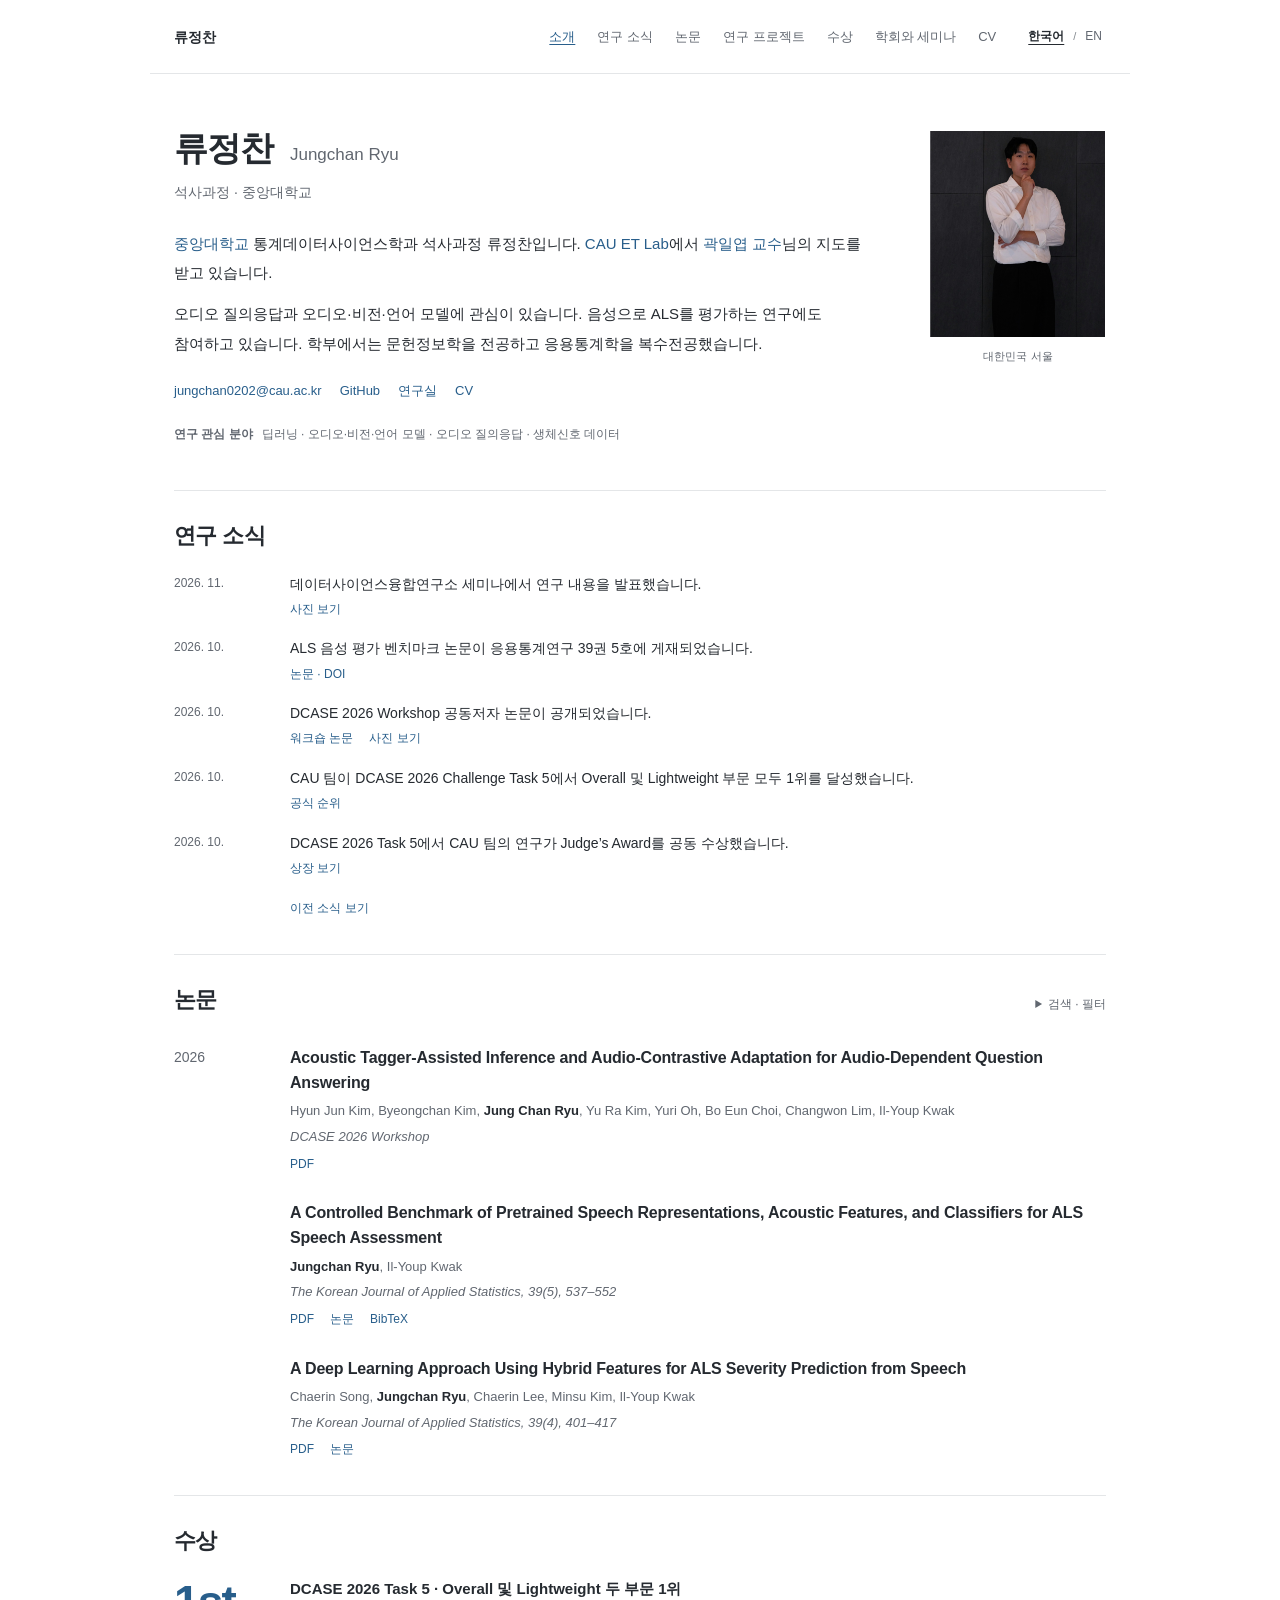
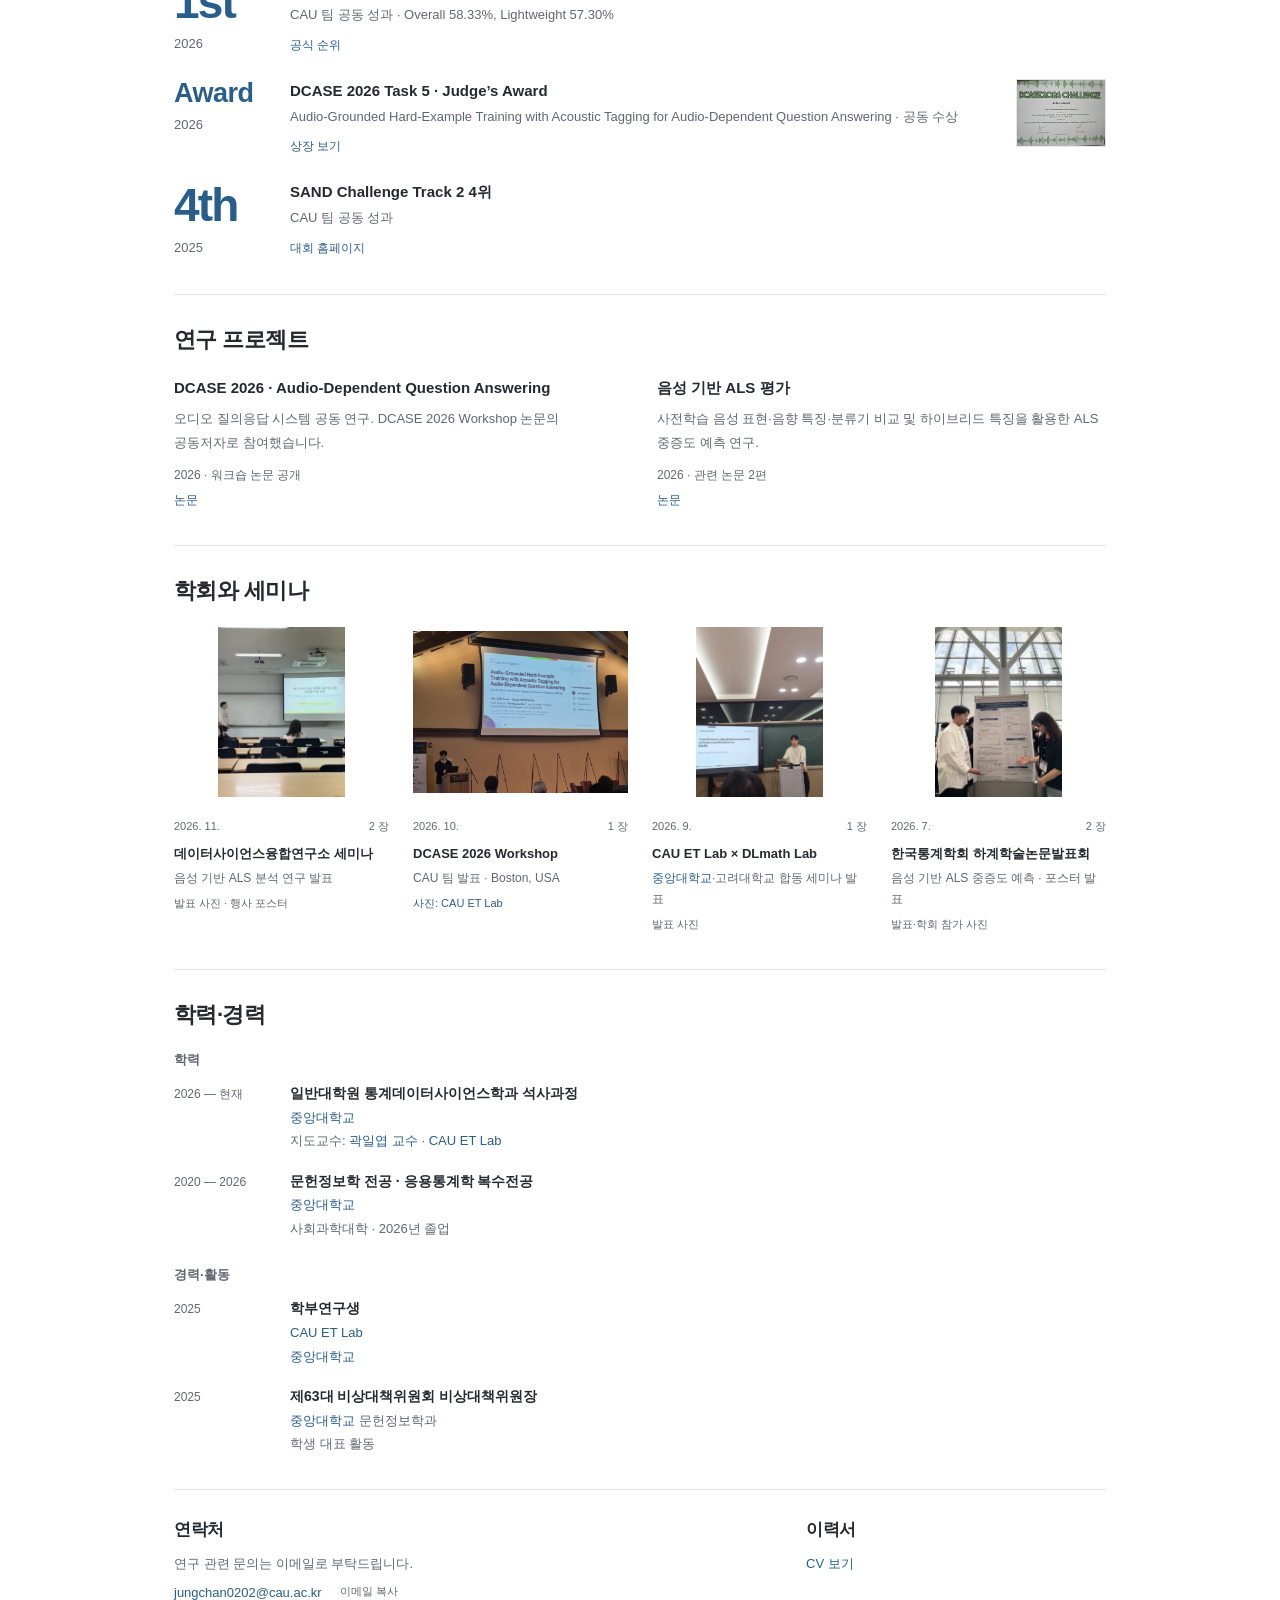
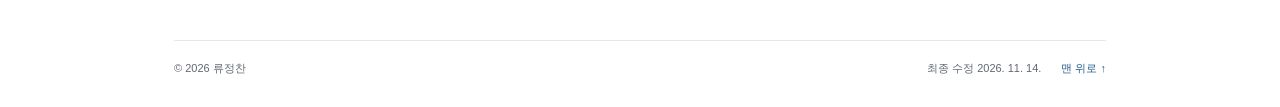
<file: index.html>
<!DOCTYPE html>

<html lang="ko">
<head>
<meta charset="utf-8"/>
<meta content="width=device-width, initial-scale=1" name="viewport"/>
<!-- site-meta:start (generated by tools/sync-meta.mjs) -->
  <title>류정찬 | 연구 홈페이지</title>
  <meta name="description" content="류정찬 · 중앙대학교 통계데이터사이언스학과 석사과정. 오디오 질의응답, 오디오·비전·언어 모델과 음성 분석 연구.">
  <meta name="robots" content="index, follow">
  <link rel="canonical" href="https://jc020230.github.io/">
  <meta property="og:type" content="website">
  <meta property="og:title" content="류정찬 | 연구 홈페이지">
  <meta property="og:description" content="류정찬 · 중앙대학교 통계데이터사이언스학과 석사과정. 오디오 질의응답, 오디오·비전·언어 모델과 음성 분석 연구.">
  <meta property="og:url" content="https://jc020230.github.io/">
  <meta property="og:locale" content="ko_KR">
  <!-- site-meta:end -->
<meta content="#ffffff" name="theme-color"/>
<link href="./assets/images/favicon.svg" rel="icon" type="image/svg+xml"/>
<link href="./assets/css/style.css" rel="stylesheet"/>
<script defer="" src="./assets/js/data.js"></script>
<script defer="" src="./assets/js/i18n.js"></script>
<script defer="" src="./assets/js/app.js"></script>
</head>
<body data-page="home" id="top">
<a class="skip-link" data-i18n="skip" href="#main-content">본문으로 바로가기</a>
<div class="demo-notice" hidden="" id="demo-notice"></div>
<header class="site-header">
<div class="header-inner">
<a aria-label="Home" class="brand" href="./index.html" id="brand"></a>
<button aria-controls="primary-nav" aria-expanded="false" class="menu-toggle" id="menu-toggle" type="button">
<span class="menu-label" data-i18n="menu">메뉴 열기</span>
</button>
<nav aria-label="주요 메뉴" class="primary-nav" id="primary-nav"></nav>
<div aria-label="언어 선택" class="language-switch" role="group">
<button aria-pressed="true" data-lang="ko" lang="ko" type="button">한국어</button>
<span aria-hidden="true">/</span>
<button aria-pressed="false" data-lang="en" lang="en" type="button">EN</button>
</div>
</div>
</header>
<main class="site-layout" id="main-content" tabindex="-1"><section class="intro-layout" id="about" aria-labelledby="about-heading">
      <div class="about-section" id="about-content"></div>
      <aside aria-label="연구자 소개" class="profile-rail" id="profile"></aside>
    </section>

<div class="main-column">

<section aria-labelledby="news-heading" class="section" id="news"></section><section aria-labelledby="publications-heading" class="section" id="publications">
<div id="publications-intro"></div>
<details class="publication-tools" id="publication-tools"><summary data-i18n="filterTools">검색 · 필터</summary><form class="publication-filters" id="publication-filters" role="search">
<div class="filter-row">
<label class="search-field">
<span class="sr-only" data-i18n="search">논문 검색</span>
<svg aria-hidden="true" fill="none" height="17" viewBox="0 0 24 24" width="17"><circle cx="10.5" cy="10.5" r="6.5" stroke="currentColor" stroke-width="1.7"></circle><path d="m16 16 5 5" stroke="currentColor" stroke-width="1.7"></path></svg>
<input autocomplete="off" id="pub-search" placeholder="제목, 저자, 키워드 검색" type="search"/>
</label>
<label class="select-field"><span class="sr-only" data-i18n="year">연도</span><select id="pub-year"></select></label>
<label class="select-field"><span class="sr-only" data-i18n="type">유형</span><select id="pub-type"></select></label>
</div>
<div class="filter-meta">
<label class="checkbox-field"><input id="pub-selected" type="checkbox"/><span data-i18n="selectedOnly">주요 논문만</span></label>
<span aria-atomic="true" aria-live="polite" class="result-count" id="pub-count" role="status"></span>
</div>
</form></details>
<div id="publication-list"></div>
</section><section aria-labelledby="challenges-heading" class="section" id="challenges"></section><section aria-labelledby="projects-heading" class="section" id="projects"></section><section aria-labelledby="gallery-heading" class="section" id="gallery"></section><section aria-labelledby="experience-heading" class="section" id="experience"></section><div class="closing-row"><section aria-labelledby="contact-heading" class="section contact-section" id="contact"></section><section aria-labelledby="cv-heading" class="section cv-overview" id="cv"></section></div></div>
</main>
<dialog aria-labelledby="photo-dialog-title" class="photo-dialog" id="photo-dialog">
<div class="photo-dialog-header"><h2 id="photo-dialog-title"></h2><button autofocus="" class="button" data-action="close-photo" data-i18n="closePhotos" type="button">닫기</button></div>
<img alt="" id="photo-dialog-image"/>
<p id="photo-dialog-caption"></p>
<div class="photo-dialog-controls"><button class="button" data-action="previous-photo" data-i18n="previousPhoto" type="button">이전 사진</button><span aria-live="polite" id="photo-dialog-count"></span><button class="button" data-action="next-photo" data-i18n="nextPhoto" type="button">다음 사진</button></div>
</dialog>
<footer class="site-footer" id="site-footer"></footer>
<div aria-atomic="true" aria-live="polite" class="toast" hidden="" id="toast" role="status"></div>
<noscript><div class="noscript-message">이 홈페이지는 JavaScript를 사용합니다. 브라우저에서 JavaScript를 허용해주세요.<br/>This website needs JavaScript enabled to display its content.</div></noscript>
</body>
</html>
</file>
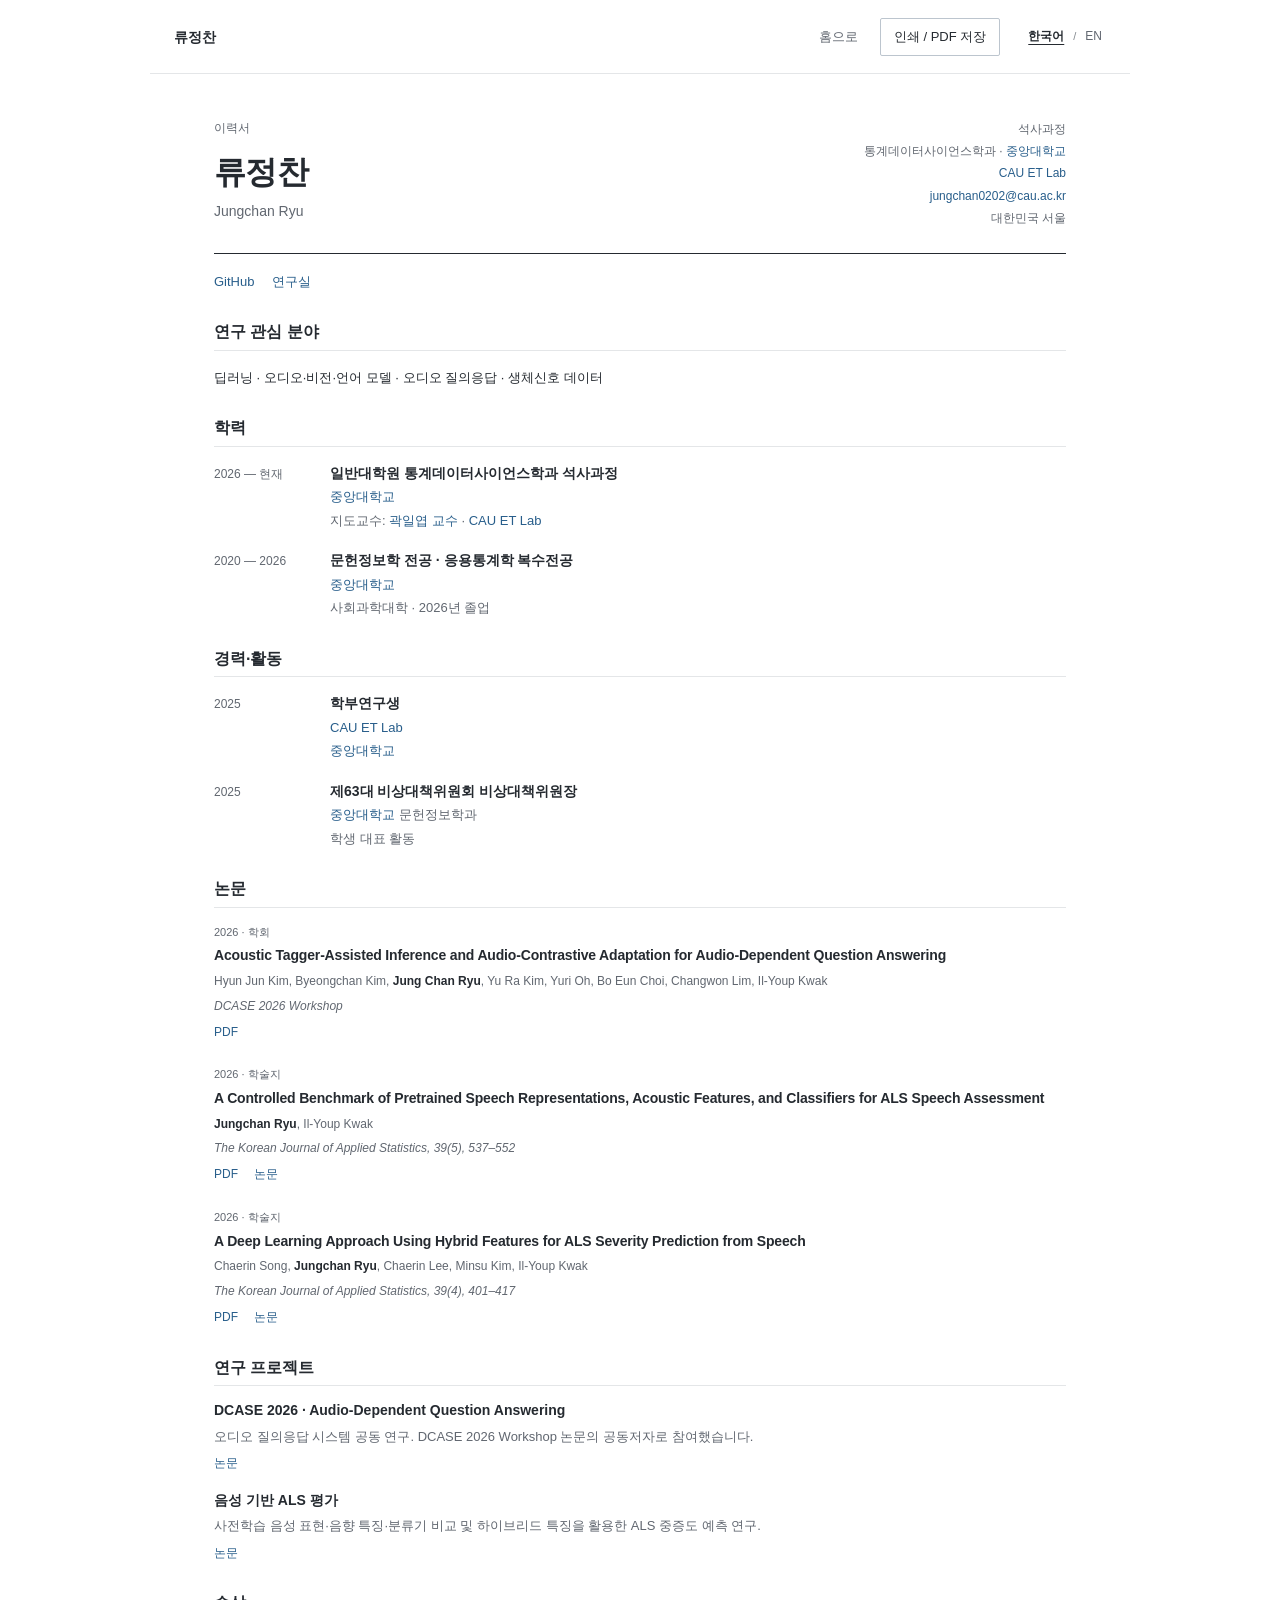
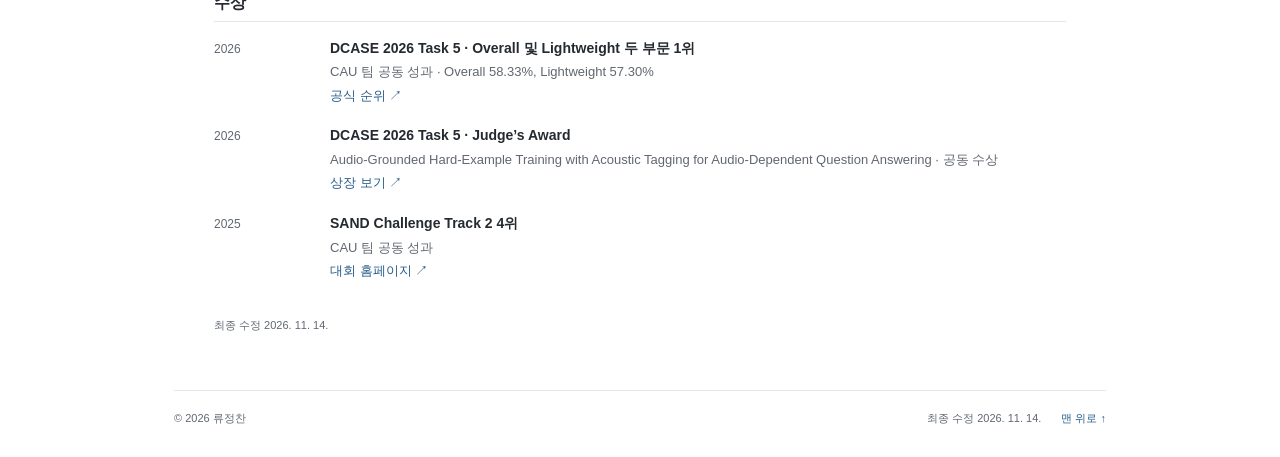
<file: cv.html>
<!doctype html>
<html lang="ko">
<head>
  <meta charset="utf-8">
  <meta name="viewport" content="width=device-width, initial-scale=1">
  <!-- site-meta:start (generated by tools/sync-meta.mjs) -->
  <title>류정찬 | 이력서</title>
  <meta name="description" content="류정찬 · 중앙대학교 통계데이터사이언스학과 석사과정. 오디오 질의응답, 오디오·비전·언어 모델과 음성 분석 연구.">
  <meta name="robots" content="index, follow">
  <link rel="canonical" href="https://jc020230.github.io/cv.html">
  <meta property="og:type" content="website">
  <meta property="og:title" content="류정찬 | 이력서">
  <meta property="og:description" content="류정찬 · 중앙대학교 통계데이터사이언스학과 석사과정. 오디오 질의응답, 오디오·비전·언어 모델과 음성 분석 연구.">
  <meta property="og:url" content="https://jc020230.github.io/cv.html">
  <meta property="og:locale" content="ko_KR">
  <!-- site-meta:end -->
  <meta name="theme-color" content="#ffffff">
  <link rel="icon" type="image/svg+xml" href="./assets/images/favicon.svg">
  <link rel="stylesheet" href="./assets/css/style.css">
  <script src="./assets/js/data.js" defer></script>
  <script src="./assets/js/i18n.js" defer></script>
  <script src="./assets/js/app.js" defer></script>
</head>
<body data-page="cv" id="top">
  <a class="skip-link" href="#main-content" data-i18n="skip">본문으로 바로가기</a>
  <div id="demo-notice" class="demo-notice" hidden></div>
  <header class="site-header">
    <div class="header-inner cv-toolbar">
      <a class="brand" href="./index.html" id="brand" aria-label="Home"></a>
      <a class="back-link" href="./index.html" id="home-link" data-i18n="home">홈으로</a>
      <button type="button" class="button button-small" id="print-cv" data-i18n="print">인쇄 / PDF 저장</button>
      <div class="language-switch" role="group" aria-label="언어 선택">
        <button type="button" data-lang="ko" aria-pressed="true" lang="ko">한국어</button>
        <span aria-hidden="true">/</span>
        <button type="button" data-lang="en" aria-pressed="false" lang="en">EN</button>
      </div>
    </div>
  </header>
  <main id="main-content" class="cv-sheet" tabindex="-1"><div id="cv-content"></div></main>
  <footer id="site-footer" class="site-footer"></footer>
  <div id="toast" class="toast" role="status" aria-live="polite" hidden></div>
  <noscript><div class="noscript-message">JavaScript를 허용해주세요. / Please enable JavaScript.</div></noscript>
</body>
</html>
</file>
<file: assets/css/style.css>
/* Personal research homepage.
   Content stays in assets/js/data.js. No font download, UI library, or build step.
   Width, text, and link colors can be changed here. */
:root {
  --bg: #fff;
  --ink: #252a30;
  --muted: #616770;
  --line: #e4e6e8;
  --accent: #285e8b;
  --surface: #f6f7f8;
  --max-width: 980px;
  --font: -apple-system, BlinkMacSystemFont, "Segoe UI", "Apple SD Gothic Neo", "Malgun Gothic", "Noto Sans CJK KR", Arial, sans-serif;
  --serif: Georgia, "Times New Roman", serif;
  --mono: "SFMono-Regular", Consolas, "Liberation Mono", monospace;
}
*, *::before, *::after { box-sizing: border-box; }
html { scroll-padding-top: 24px; }
body { margin: 0; background: var(--bg); color: var(--ink); font: 15px/1.8 var(--font); -webkit-font-smoothing: antialiased; overflow-wrap: break-word; }
button, input, select, textarea { font: inherit; }
button { cursor: pointer; }
button:disabled { cursor: default; }
a { color: var(--accent); text-decoration: none; text-underline-offset: 3px; }
a:hover { text-decoration: underline; }
button, input, select { -webkit-tap-highlight-color: transparent; }
img, svg { max-width: 100%; }
img { display: block; }
h1, h2, h3, h4, p { margin: 0; }
h1, h2, h3, h4 { line-height: 1.4; }
ol, ul { margin: 0; padding: 0; list-style: none; }
[hidden] { display: none !important; }
::selection { background: #dce8f1; color: #172735; }
:focus-visible { outline: 2px solid var(--accent); outline-offset: 4px; }
.sr-only { position: absolute; width: 1px; height: 1px; padding: 0; margin: -1px; overflow: hidden; clip: rect(0, 0, 0, 0); white-space: nowrap; border: 0; }
.skip-link { position: fixed; left: 16px; top: -100px; z-index: 100; padding: 8px 14px; background: var(--ink); color: #fff; }
.skip-link:focus { top: 12px; }
.demo-notice { border-bottom: 1px solid var(--line); background: var(--surface); font-size: 13px; }
.demo-inner { max-width: var(--max-width); padding: 8px 24px; margin: auto; display: flex; gap: 12px; }
.demo-inner strong { white-space: nowrap; }

/* Plain navigation, not a product masthead. */
.site-header { background: var(--bg); }
.header-inner { max-width: var(--max-width); padding: 0 24px; min-height: 74px; margin: auto; display: flex; align-items: center; gap: 26px; border-bottom: 1px solid var(--line); }
.brand { margin-right: auto; flex-shrink: 0; color: var(--ink); }
.brand-name { font-size: 14px; font-weight: 600; }
.primary-nav { display: flex; align-items: center; flex-wrap: wrap; gap: 22px; }
.primary-nav a { font-size: 13px; color: var(--muted); padding: 10px 0; }
.primary-nav a:hover, .primary-nav a[aria-current] { color: var(--accent); text-decoration: underline; }
.language-switch { display: flex; align-items: center; gap: 5px; margin-left: 2px; flex-shrink: 0; }
.language-switch button { border: 0; background: none; color: var(--muted); font-size: 12px; min-height: 40px; padding: 4px; }
.language-switch button[aria-pressed="true"] { color: var(--ink); font-weight: 650; text-decoration: underline; text-underline-offset: 4px; }
.language-switch span { color: #858a90; font-size: 11px; }
.menu-toggle { display: none; }

/* A name, a few paragraphs, and a photograph. */
.site-layout { max-width: var(--max-width); padding: 52px 24px 0; margin: auto; }
.intro-layout { display: grid; grid-template-columns: minmax(0, 1fr) 176px; gap: 56px; align-items: start; padding-bottom: 44px; }
.about-section { min-width: 0; }
.name-line { display: flex; flex-wrap: wrap; align-items: baseline; gap: 8px 17px; }
.name-line h1 { font-size: 34px; font-weight: 650; letter-spacing: -.03em; line-height: 1.3; }
html[lang="en"] .name-line h1 { font-family: var(--serif); font-size: 39px; font-weight: 400; letter-spacing: -.025em; }
.secondary-name { color: var(--muted); font-size: 17px; }
.intro-affiliation { margin-top: 9px; color: var(--muted); font-size: 14px; }
.intro-affiliation a { color: inherit; }
.about-copy { margin-top: 24px; }
.about-copy p { font-size: 15px; line-height: 1.95; word-break: keep-all; }
html[lang="en"] .about-copy p { line-height: 1.8; word-break: normal; }
.about-copy p + p { margin-top: 12px; }
.profile-rail { padding-top: 5px; }
.portrait-frame { width: 100%; aspect-ratio: 336 / 396; background: var(--surface); }
.profile-photo { width: 100%; height: 100%; object-fit: contain; }
.portrait-monogram { display: grid; place-items: center; height: 100%; font: 48px var(--serif); color: var(--muted); }
.profile-location { color: var(--muted); font-size: 11px; margin-top: 9px; text-align: center; }
.profile-links { display: flex; flex-wrap: wrap; gap: 4px 18px; margin-top: 21px; font-size: 13px; }
.profile-email { overflow-wrap: anywhere; }
.interest-block { margin-top: 22px; font-size: 12px; color: var(--muted); }
.interest-block h2 { display: inline; margin-right: 9px; font-size: inherit; font-weight: 600; }
.interest-list { display: inline; }
.interest-list li { display: inline; }
.interest-list li + li::before { content: " · "; white-space: pre; }

/* Sections use the same document rhythm, without card wrappers. */
.main-column { min-width: 0; }
.main-column > .section { border-top: 1px solid var(--line); padding: 30px 0 34px; scroll-margin-top: 24px; }
.section-heading { margin-bottom: 20px; }
.section-heading h2 { font-size: 22px; font-weight: 600; letter-spacing: -.025em; }
html[lang="en"] .section-heading h2 { font: 400 26px/1.3 var(--serif); letter-spacing: -.02em; }
.section-description { font-size: 13px; color: var(--muted); margin-top: 6px; }
.inline-link { text-underline-offset: 3px; }
.text-button { padding: 0; border: 0; background: none; color: var(--accent); font-size: inherit; line-height: inherit; text-align: left; }
.text-button:hover { text-decoration: underline; text-underline-offset: 3px; }
.text-link { color: var(--accent); }
.button { display: inline-flex; align-items: center; justify-content: center; gap: 8px; padding: 7px 13px; min-height: 38px; border: 1px solid #bcc5ce; border-radius: 2px; background: #fff; color: var(--ink); font-size: 13px; line-height: 1.5; }
.button:hover { background: var(--surface); }
.empty-state { padding: 24px 0; color: var(--muted); font-size: 14px; }
.empty-state .text-button { margin-top: 10px; }

/* News: date + one paragraph, with supporting links underneath. */
.news-list { display: grid; gap: 16px; }
.news-list li { display: grid; grid-template-columns: 96px minmax(0, 1fr); gap: 20px; }
.news-list time { color: var(--muted); font-size: 12px; line-height: 1.95; white-space: nowrap; font-variant-numeric: tabular-nums; }
.news-list p { font-size: 14px; line-height: 1.8; word-break: keep-all; }
html[lang="en"] .news-list p { word-break: normal; }
.news-resources { display: flex; flex-wrap: wrap; gap: 4px 16px; font-size: 12px; margin-top: 2px; }
.news-resources:empty { display: none; }
.news-toggle { margin: 19px 0 0 116px; font-size: 12px; }

/* Filters are available, but do not dominate a short publication list. */
#publications { position: relative; }
#publications-intro { padding-right: 145px; }
.publication-tools { margin: -46px 0 26px; }
.publication-tools > summary { display: list-item; width: max-content; margin-left: auto; color: var(--muted); font-size: 12px; cursor: pointer; min-height: 28px; padding: 4px 0; }
.publication-tools > summary:hover { color: var(--accent); }
.publication-filters { margin-top: 10px; padding: 16px 0; border-top: 1px solid var(--line); border-bottom: 1px solid var(--line); }
.filter-row { display: grid; grid-template-columns: minmax(0, 1fr) 116px 130px; gap: 9px; }
.search-field { display: flex; align-items: center; gap: 8px; min-width: 0; border: 1px solid #c6ccd2; border-radius: 2px; padding: 0 11px; }
.search-field svg { flex-shrink: 0; color: var(--muted); }
.search-field:focus-within { outline: 2px solid var(--accent); outline-offset: 2px; }
.search-field input { width: 100%; min-width: 0; border: 0; outline: none; padding: 9px 0; background: none; color: var(--ink); font-size: 13px; }
.search-field input::placeholder { color: var(--muted); opacity: 1; }
.select-field select { width: 100%; height: 42px; border: 1px solid #c6ccd2; border-radius: 2px; background: #fff; color: var(--ink); font-size: 13px; padding: 0 8px; }
.filter-meta { display: flex; align-items: center; justify-content: space-between; flex-wrap: wrap; gap: 12px; margin-top: 10px; font-size: 12px; color: var(--muted); }
.checkbox-field { display: flex; align-items: center; gap: 7px; }
.checkbox-field input { accent-color: var(--accent); }
.publication-year-group { display: grid; grid-template-columns: 96px minmax(0, 1fr); gap: 20px; }
.publication-year-group + .publication-year-group { margin-top: 27px; }
.year-heading { padding-top: 2px; color: var(--muted); font-size: 14px; font-weight: 500; font-variant-numeric: tabular-nums; }
.paper-list { min-width: 0; }
.paper-list > li + li { margin-top: 26px; }
.paper { min-width: 0; }
.paper-title { font-size: 16px; font-weight: 600; letter-spacing: -.012em; line-height: 1.55; }
.paper-title a { color: var(--ink); }
.paper-title a:hover { color: var(--accent); }
.paper-authors { margin-top: 4px; font-size: 13px; color: var(--muted); line-height: 1.8; }
.author-me { color: var(--ink); font-weight: 600; }
.paper-venue { margin-top: 3px; color: var(--muted); font-size: 13px; font-style: italic; line-height: 1.75; }
.paper-note { margin-left: 10px; font-style: normal; }
.paper-actions { display: flex; align-items: center; flex-wrap: wrap; gap: 4px 16px; margin-top: 5px; font-size: 12px; }
.paper-actions:empty { display: none; }
.resource-link { display: inline; padding: 0; border: 0; background: none; color: var(--accent); font: inherit; line-height: 1.8; }
.resource-link:hover, .resource-link[aria-expanded="true"] { text-decoration: underline; text-underline-offset: 3px; }
.publication-panel { margin-top: 12px; padding: 12px 16px; border-left: 2px solid #b6c5d1; background: var(--surface); color: var(--ink); font-size: 13px; }
.bib-panel-heading { display: flex; align-items: center; justify-content: space-between; gap: 12px; margin-bottom: 8px; font-size: 12px; }
.bib-panel pre { margin: 0; white-space: pre-wrap; overflow-wrap: anywhere; font: 12px/1.7 var(--mono); }

/* Honors and projects, written as records rather than scorecards. */
.challenge-list { display: grid; gap: 22px; }
.challenge-row { display: grid; grid-template-columns: 96px minmax(0, 1fr) auto; gap: 20px; align-items: start; }
.challenge-year { color: var(--muted); font-size: 13px; padding-top: 1px; }
.challenge-content { min-width: 0; }
.challenge-row h3 { font-size: 15px; font-weight: 600; line-height: 1.6; }
.challenge-description { color: var(--muted); font-size: 13px; line-height: 1.75; margin: 3px 0; }
.challenge-row .inline-link { font-size: 12px; }
.challenge-certificate { display: block; width: 90px; }
.challenge-certificate img { width: 90px; height: auto; border: 1px solid var(--line); }
.project-grid { display: grid; grid-template-columns: 1fr 1fr; gap: 34px; }
.project-card { min-width: 0; }
.project-card h3 { font-size: 15px; font-weight: 600; line-height: 1.6; }
.project-card > p { color: var(--muted); font-size: 13px; line-height: 1.85; margin-top: 7px; word-break: keep-all; }
html[lang="en"] .project-card > p { word-break: normal; }
.project-bottom { margin-top: 10px; font-size: 12px; }
.project-status { color: var(--muted); }
.project-bottom > div { margin-top: 3px; }

/* Actual photographs do the visual work. Thumbnails do not crop the originals. */
.gallery-grid { display: grid; grid-template-columns: repeat(4, minmax(0, 1fr)); gap: 24px; }
.gallery-item { margin: 0; min-width: 0; }
.gallery-image { width: 100%; height: 170px; padding: 0; border: 0; background: transparent; }
.gallery-image img { width: 100%; height: 100%; object-fit: contain; }
.gallery-image:hover { opacity: .9; }
.gallery-item figcaption { padding-top: 12px; }
.gallery-meta { display: flex; align-items: center; justify-content: space-between; gap: 8px; color: var(--muted); font-size: 11px; }
.gallery-meta span { white-space: nowrap; }
.gallery-item h3 { font-size: 13px; font-weight: 600; line-height: 1.65; margin-top: 6px; }
.gallery-item h3 a { color: inherit; }
.gallery-item p { color: var(--muted); font-size: 12px; line-height: 1.75; margin-top: 4px; }
.gallery-item small { display: block; margin-top: 5px; font-size: 11px; color: var(--muted); }
.photo-dialog { width: min(1000px, calc(100% - 32px)); max-height: calc(100dvh - 32px); margin: auto; padding: 20px; border: 1px solid var(--line); border-radius: 2px; background: #fff; color: var(--ink); }
.photo-dialog::backdrop { background: #17222ed9; }
body:has(.photo-dialog[open]) { overflow: hidden; }
.photo-dialog-header { display: flex; justify-content: space-between; align-items: center; gap: 16px; margin-bottom: 16px; }
.photo-dialog-header h2 { font-size: 16px; font-weight: 600; }
.photo-dialog-header .button { flex-shrink: 0; }
#photo-dialog-image { width: 100%; height: min(63dvh, 740px); object-fit: contain; }
#photo-dialog-caption { text-align: center; font-size: 13px; color: var(--muted); margin-top: 12px; }
.photo-dialog-controls { display: flex; justify-content: center; align-items: center; gap: 18px; margin-top: 14px; }
#photo-dialog-count { min-width: 42px; text-align: center; font-size: 12px; }

/* Academic record and practical contact information. */
.experience-block + .experience-block { margin-top: 26px; }
.subsection-heading { margin-bottom: 13px; color: var(--muted); font-size: 13px; font-weight: 600; }
.timeline, .award-list { display: grid; gap: 17px; }
.timeline li, .award-list li { display: grid; grid-template-columns: 96px minmax(0, 1fr); gap: 20px; }
.timeline-period, .award-list li > span { color: var(--muted); font-size: 12px; line-height: 2; }
.timeline h3, .timeline h4, .award-list h3, .award-list h4 { font-size: 14px; font-weight: 600; line-height: 1.7; }
.timeline-institution, .timeline-description, .award-list p { color: var(--muted); font-size: 13px; line-height: 1.8; }
.closing-row { display: grid; grid-template-columns: 2fr 1fr; gap: 32px; border-top: 1px solid var(--line); padding: 28px 0 36px; }
.closing-row .section-heading { margin-bottom: 10px; }
.closing-row .section-heading h2 { font-size: 17px; }
html[lang="en"] .closing-row .section-heading h2 { font-size: 21px; }
.contact-section > p { color: var(--muted); font-size: 13px; }
.contact-actions { display: flex; flex-wrap: wrap; align-items: center; gap: 6px 18px; margin-top: 5px; font-size: 13px; }
.copy-email { font-size: 11px; color: var(--muted); }
.site-footer { max-width: calc(var(--max-width) - 48px); margin: 0 auto; padding: 18px 0 28px; border-top: 1px solid var(--line); display: flex; align-items: center; justify-content: space-between; gap: 16px; color: var(--muted); font-size: 11px; }
.site-footer > div { display: flex; gap: 20px; align-items: center; }
.toast { position: fixed; bottom: 24px; left: 50%; transform: translateX(-50%); max-width: calc(100% - 32px); padding: 10px 16px; background: var(--ink); color: #fff; font-size: 13px; z-index: 80; }
.clipboard-helper { position: fixed; left: -9999px; top: 0; }
.noscript-message { max-width: 800px; margin: 24px auto; padding: 24px; border: 1px solid var(--line); }
.example-label { color: #6e5340; font-size: 11px; }

/* The CV uses the same content, with a paper-like layout and print styles. */
.cv-toolbar { gap: 22px; }
.back-link { color: var(--muted); font-size: 13px; }
.cv-sheet { max-width: 900px; margin: 44px auto 54px; padding: 0 24px; }
.cv-title-block { display: flex; justify-content: space-between; align-items: start; gap: 32px; border-bottom: 1px solid var(--ink); padding-bottom: 24px; }
.eyebrow { font-size: 12px; color: var(--muted); }
.cv-title-block h1 { font-size: 32px; font-weight: 600; letter-spacing: -.02em; margin-top: 10px; }
html[lang="en"] .cv-title-block h1 { font: 400 38px/1.3 var(--serif); }
.cv-secondary-name { font-size: 14px; color: var(--muted); margin-top: 5px; }
.cv-contact { text-align: right; font-size: 12px; line-height: 1.85; color: var(--muted); max-width: 52%; }
.cv-social { display: flex; flex-wrap: wrap; gap: 18px; font-size: 13px; margin-top: 16px; }
.cv-social:empty { display: none; }
.cv-section { margin-top: 28px; }
.cv-section > h2 { font-size: 16px; font-weight: 600; border-bottom: 1px solid var(--line); padding-bottom: 6px; margin-bottom: 15px; }
html[lang="en"] .cv-section > h2 { font-family: var(--serif); font-size: 21px; font-weight: 400; }
.cv-section > p { font-size: 13px; }
.cv-publications > li + li { margin-top: 22px; }
.paper-meta { color: var(--muted); font-size: 11px; margin-bottom: 3px; }
.paper-compact .paper-title { font-size: 14px; }
.paper-compact .paper-authors, .paper-compact .paper-venue { font-size: 12px; }
.cv-project + .cv-project { margin-top: 16px; }
.cv-project h3 { font-size: 14px; font-weight: 600; }
.cv-project p { font-size: 13px; color: var(--muted); margin-top: 4px; }
.cv-update { font-size: 11px; color: var(--muted); margin-top: 34px; }

@media (max-width: 900px) {
  .header-inner { gap: 18px; }
  .primary-nav { gap: 16px; }
  .intro-layout { grid-template-columns: minmax(0, 1fr) 156px; gap: 32px; }
  .gallery-grid { gap: 18px; }
  .gallery-image { height: 150px; }
}
@media (max-width: 760px) {
  .header-inner { padding: 0 20px; min-height: 64px; gap: 18px; position: relative; flex-wrap: wrap; }
  .brand-name { font-size: 13px; }
  .menu-toggle { display: block; order: 2; padding: 6px 0; min-height: 40px; border: 0; background: none; color: var(--muted); font-size: 12px; }
  .primary-nav { display: none; flex-basis: 100%; order: 3; gap: 4px 22px; padding: 0 0 15px; }
  .primary-nav.is-open { display: flex; }
  .primary-nav a { font-size: 13px; }
  .language-switch { margin-left: 0; }
  .site-layout { padding: 34px 20px 0; }
  .intro-layout { grid-template-columns: minmax(0, 1fr) 124px; gap: 24px; padding-bottom: 32px; }
  .name-line h1 { font-size: 30px; }
  html[lang="en"] .name-line h1 { font-size: 34px; }
  .secondary-name { font-size: 14px; }
  .about-copy { margin-top: 20px; }
  .about-copy p { font-size: 14px; }
  .profile-links { margin-top: 17px; gap: 4px 15px; }
  .interest-block { margin-top: 18px; }
  .main-column > .section { padding: 26px 0 30px; }
  .section-heading h2 { font-size: 21px; }
  .news-list li, .publication-year-group, .timeline li, .award-list li { grid-template-columns: 78px minmax(0, 1fr); gap: 16px; }
  .news-list p { font-size: 13px; }
  .news-list time { font-size: 11px; }
  .news-toggle { margin-left: 94px; }
  .challenge-row { grid-template-columns: 78px minmax(0, 1fr); gap: 12px 16px; }
  .challenge-certificate { grid-column: 2; }
  .gallery-grid { grid-template-columns: repeat(2, minmax(0, 1fr)); gap: 26px; }
  .gallery-image { height: 210px; }
  .site-footer { margin: 0 20px; max-width: none; }
  .cv-sheet { padding: 0 20px; margin-top: 30px; }
  .cv-toolbar { gap: 12px; }
  .cv-toolbar .back-link { display: none; }
}
@media (max-width: 540px) {
  .intro-layout { display: grid; grid-template-columns: minmax(0, 1fr) 108px; gap: 0 18px; position: relative; }
  .about-section { display: contents; }
  .name-line { grid-column: 1; align-self: end; display: block; padding-top: 14px; }
  .name-line h1 { font-size: 30px; }
  html[lang="en"] .name-line h1 { font-size: 32px; }
  .secondary-name { display: block; margin-top: 5px; }
  .intro-affiliation { grid-column: 1; align-self: start; font-size: 12px; margin-top: 9px; }
  .profile-rail { grid-column: 2; grid-row: 1 / 3; padding-top: 0; }
  .profile-location { font-size: 10px; margin-top: 6px; }
  .about-copy, .profile-links, .interest-block { grid-column: 1 / -1; }
  .about-copy { margin-top: 24px; }
  .profile-links { font-size: 12px; gap: 4px 17px; }
  .profile-email { flex-basis: 100%; }
  .interest-block { font-size: 11px; line-height: 1.9; }
  .interest-block h2 { display: block; margin-bottom: 3px; }
  .news-list { gap: 18px; }
  .news-list li { grid-template-columns: 68px minmax(0, 1fr); gap: 13px; }
  .news-list time { font-size: 10px; padding-top: 1px; }
  .news-resources { font-size: 11px; gap: 2px 12px; margin-top: 4px; }
  .news-toggle { margin-left: 81px; }
  #publications-intro { padding-right: 120px; }
  .publication-tools { margin-top: -44px; }
  .filter-row { grid-template-columns: 1fr 1fr; }
  .search-field { grid-column: 1 / -1; }
  .publication-year-group { grid-template-columns: 1fr; gap: 14px; }
  .year-heading { font-size: 12px; }
  .paper-title { font-size: 15px; }
  .paper-authors, .paper-venue { font-size: 12px; }
  .paper-list > li + li { margin-top: 25px; }
  .paper-actions { gap: 4px 18px; }
  .resource-link { padding: 4px 0; }
  .challenge-row { grid-template-columns: 42px minmax(0, 1fr); gap: 12px; }
  .challenge-row h3 { font-size: 14px; }
  .challenge-year { font-size: 12px; }
  .challenge-description { font-size: 12px; }
  .project-grid { grid-template-columns: 1fr; gap: 24px; }
  .gallery-grid { gap: 24px 18px; }
  .gallery-image { height: 174px; }
  .gallery-meta { font-size: 10px; }
  .gallery-item h3 { font-size: 12px; }
  .gallery-item p, .gallery-item small { font-size: 11px; }
  .timeline li, .award-list li { grid-template-columns: 72px minmax(0, 1fr); gap: 14px; }
  .timeline h3, .timeline h4, .award-list h3, .award-list h4 { font-size: 13px; }
  .timeline-period, .award-list li > span { font-size: 11px; }
  .timeline-institution, .timeline-description, .award-list p { font-size: 12px; }
  .closing-row { grid-template-columns: 1fr; gap: 22px; padding-bottom: 28px; }
  .site-footer { display: block; font-size: 10px; }
  .site-footer > div + div { margin-top: 7px; justify-content: space-between; }
  .photo-dialog { padding: 14px; }
  .photo-dialog-header h2 { font-size: 14px; }
  .photo-dialog-controls { gap: 10px; }
  .photo-dialog-controls .button { font-size: 12px; padding: 6px 9px; }
  #photo-dialog-caption { font-size: 12px; }
  .cv-toolbar .button { font-size: 11px; padding: 5px 8px; }
  .cv-toolbar .brand-name { font-size: 12px; }
  .cv-toolbar { gap: 10px; }
  .cv-title-block { display: block; }
  .cv-contact { max-width: none; text-align: left; margin-top: 18px; }
  .cv-title-block h1 { font-size: 28px; }
}
@media (max-width: 360px) {
  .header-inner { gap: 12px; padding: 0 16px; }
  .site-layout { padding-left: 16px; padding-right: 16px; }
  .intro-layout { grid-template-columns: minmax(0, 1fr) 94px; gap: 0 14px; }
  html[lang="en"] .name-line h1 { font-size: 28px; }
  .gallery-grid { gap: 20px 14px; }
  .gallery-image { height: 150px; }
  .site-footer { margin-left: 16px; margin-right: 16px; }
}
@media (prefers-reduced-motion: reduce) {
  *, *::before, *::after { animation: none !important; transition: none !important; scroll-behavior: auto !important; }
}
@media print {
  @page { size: A4; margin: 16mm; }
  body { color: #111; background: white; font-size: 10pt; }
  .site-header, .skip-link, .site-footer, .toast, .paper-actions, .publication-tools, .news-toggle, .photo-dialog, .photo-preview { display: none !important; }
  .cv-sheet { max-width: none; margin: 0; padding: 0; }
  .cv-title-block { display: flex; padding-bottom: 16px; }
  .cv-contact { max-width: 52%; text-align: right; margin: 0; }
  .cv-section { margin-top: 20px; }
  .cv-section > h2 { break-after: avoid; font-size: 12pt; }
  .cv-title-block h1, html[lang="en"] .cv-title-block h1 { font-size: 25pt; }
  .cv-contact, .paper-authors, .paper-venue { font-size: 9pt; }
  .paper, .timeline li, .award-list li, .cv-project, .gallery-item { break-inside: avoid; }
  .cv-publications > li + li { margin-top: 16px; }
  .site-layout { max-width: none; padding: 0; }
  .section-heading { break-after: avoid; }
  .main-column > .section { padding: 18px 0; }
  .gallery-grid { grid-template-columns: repeat(4, minmax(0, 1fr)); }
  .gallery-image { height: 100px; }
  .profile-rail { display: block; }
  a { color: inherit; }
}

/* Prominent results within the otherwise restrained awards list. */
.challenge-ranking { display: flex; flex-direction: column; align-items: flex-start; gap: 4px; }
.challenge-rank { color: var(--accent); font: 600 46px/1.1 var(--font); letter-spacing: -.04em; }
.challenge-rank-word { font-size: 27px; letter-spacing: -.02em; }
@media (max-width: 760px) { .challenge-rank { font-size: 38px; } .challenge-rank-word { font-size: 24px; } }
@media (max-width: 540px) { .challenge-row { grid-template-columns: 68px minmax(0, 1fr); } .challenge-rank { font-size: 34px; } .challenge-rank-word { font-size: 22px; } }
</file>
